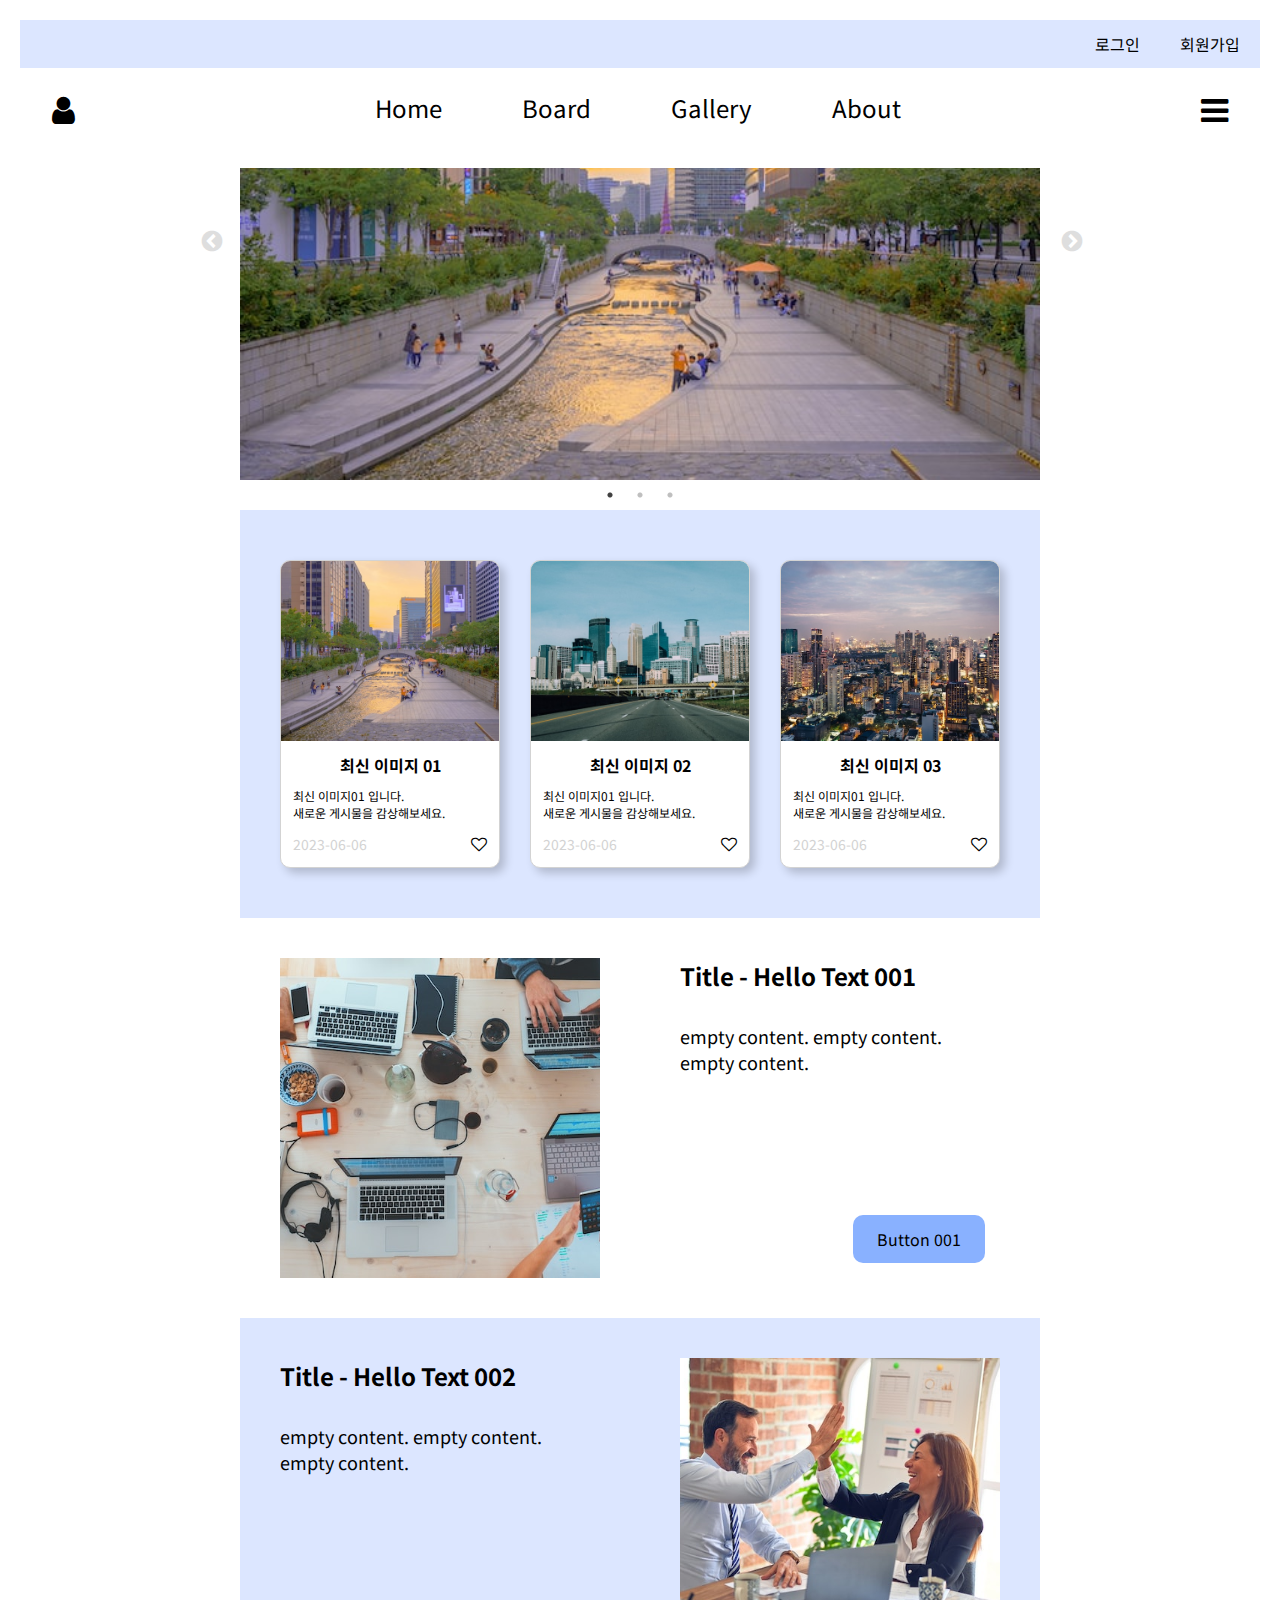
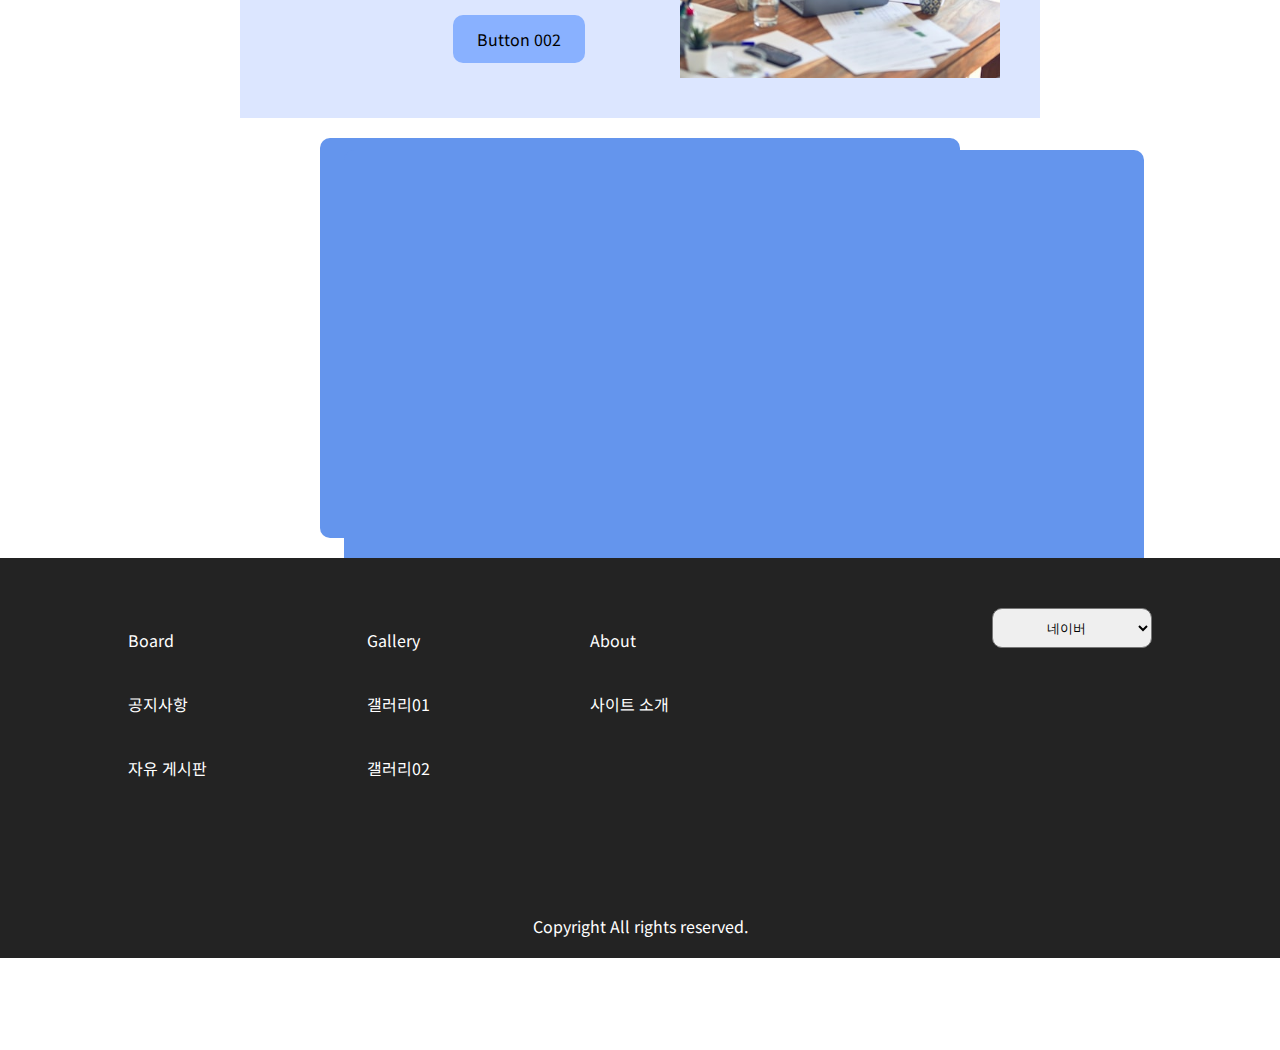
<file: index.html>
<!DOCTYPE html>
<html lang="en">
<head>
    <meta charset="UTF-8">
    <meta http-equiv="X-UA-Compatible" content="IE=edge">
    <meta name="viewport" content="width=device-width, initial-scale=1.0">
    <title>main</title>
    <!-- 폰트어썸 -->
    <link rel="stylesheet" href="https://cdnjs.cloudflare.com/ajax/libs/font-awesome/4.7.0/css/font-awesome.min.css" integrity="sha512-SfTiTlX6kk+qitfevl/7LibUOeJWlt9rbyDn92a1DqWOw9vWG2MFoays0sgObmWazO5BQPiFucnnEAjpAB+/Sw==" crossorigin="anonymous" referrerpolicy="no-referrer" />

    <!-- slick 이미지 슬라이드 -->
    <link rel="stylesheet" type="text/css" href="css/slick.css"/>
    <link rel="stylesheet" type="text/css" href="css/slick-theme.css"/>
    
    <link rel="stylesheet" href="css/reset.css">
    <link rel="stylesheet" href="css/style.css">

</head>
<body>
    <!-- 사이드바-->
    <div class="side-bar">
        <div class="btn-box">
            <a href="#"id="btn-close"><i class="fa fa-times"></i></a>
        </div>

    </div>
    <!-- header -->
    <header>
        <div class="util">
            <ul>
                <li><a href="/login">로그인</a></li>
                <li><a href="/signup">회원가입</a></li>
            </ul>
        </div>
        <div class="main-menu">
            <!-- 유저 아이콘 -->
            <div class="icon-box">
                <a href="#"><i class="fa fa-user"></i></a>
            </div>

            <nav>
                <!-- gnb : global navgation bar -->
                <ul id="gnb">
                    <li><a href="/home">Home</a></li>
                    <li><a href="/board">Board</a></li>
                    <li><a href="/gallery">Gallery</a></li>
                    <li><a href="/about">About</a></li>
                </ul>
            </nav>

            <!-- 메뉴 아이콘 -->
            <div class="icon-box">
                <a href="#" id="btn-menu"><i class="fa fa-bars"></i></a>
            </div>

        </div>
    </header>

    <!-- section1 -->
    <section id="main" class="container">
        <div class="slide">
            <div class="item"><img src="img/s01.jpg" alt="1"></div>
            <div class="item"><img src="img/s02.jpg" alt="2"></div>
            <div class="item"><img src="img/s03.jpg" alt="3"></div>
        </div>
    </section>
    
    <!-- section2 -->
    <section id="recent" class="container">
        <div class="card-list">
            <!-- 카드 -->
            <div class="card">
                <div class="img-box">
                    <a href="#">
                        <img src="img/s01.jpg" alt="1">
                    </a>
                </div>
                <div class="content-box">
                    <h3 class="title">최신 이미지 01</h3>
                    <p class="info">
                        최신 이미지01 입니다. <br>
                        새로운 게시물을 감상해보세요.
                    </p>
                    <div class="etc-box">
                        <div class="item">
                            <span class="date">2023-06-06</span>
                        </div>
                        <div class="item">
                            <a href="#"><i class="fa fa-heart-o"></i></a>
                        </div>
                    </div>
                </div>
            </div>
            <!-- 카드 -->
            <div class="card">
                <div class="img-box">
                    <a href="#">
                        <img src="img/s02.jpg" alt="1">
                    </a>
                </div>
                <div class="content-box">
                    <h3 class="title">최신 이미지 02</h3>
                    <p class="info">
                        최신 이미지01 입니다. <br>
                        새로운 게시물을 감상해보세요.
                    </p>
                    <div class="etc-box">
                        <div class="item">
                            <span class="date">2023-06-06</span>
                        </div>
                        <div class="item">
                            <a href="#"><i class="fa fa-heart-o"></i></a>
                        </div>
                    </div>
                </div>
            </div>
            <!-- 카드 -->
            <div class="card">
                <div class="img-box">
                    <a href="#">
                        <img src="img/s03.jpg" alt="1">
                    </a>
                </div>
                <div class="content-box">
                    <h3 class="title">최신 이미지 03</h3>
                    <p class="info">
                        최신 이미지01 입니다. <br>
                        새로운 게시물을 감상해보세요.
                    </p>
                    <div class="etc-box">
                        <div class="item">
                            <span class="date">2023-06-06</span>
                        </div>
                        <div class="item">
                            <a href="#"><i class="fa fa-heart-o"></i></a>
                        </div>
                    </div>
                </div>
            </div>
        </div>
    </section>
    
    <!-- section3 -->
    <section id="info1" class="container info">
        <div class="img-box">
            <a href="#">
                <img src="img/s04.jpg" alt="">
            </a>
        </div>
        <div class="content-box">
            <div class="inner">
                <h3 class="info-title">Title - Hello Text 001</h3>
                <p class="info-content">
                    empty content. empty content. <br>
                    empty content.
                </p>
                <div class="btn-box">
                    <a href="#" id="btn" class="btn">Button 001</a>
                </div>
            </div>
        </div>
    </section>


    <!-- section4 -->
    <section id="info2" class="container info">
        <div class="img-box">
            <a href="#">
                <img src="img/s05.jpg" alt="">
            </a>
        </div>
        <div class="content-box">
            <div class="inner">
                <h3 class="info-title">Title - Hello Text 002</h3>
                <p class="info-content">
                    empty content. empty content. <br>
                    empty content.
                </p>
                <div class="btn-box">
                    <a href="#" id="btn2" class="btn">Button 002</a>
                </div>
            </div>
        </div>
    </section>

    <!-- section5 -->
    <section id="map" class="container">
          <!-- 지도 영역 -->
    <div id="map" style="width:800px;height:500px; margin: 0 auto;"></div>
    <div id="roadview" style="width:800px;height:400px; margin: 0 auto;"></div>

    <p id="position"></p>

    <!-- 카카오맵 API -->
    <script type="text/javascript" src="//dapi.kakao.com/v2/maps/sdk.js?appkey=4556eb4dcb8771cbd42f978e5273aadd"></script>

    <script>

        let lat = 37.51827474229924     // 위도
        let lon = 126.9064266450123    // 경도

        // let lat = 37.5207569     // 위도
        // let lon = 126.9003409    // 경도

        var container = document.getElementById('map'); //지도를 담을 영역의 DOM 레퍼런스
        var options = { //지도를 생성할 때 필요한 기본 옵션
            center: new kakao.maps.LatLng(lat, lon), //지도의 중심좌표.
            level: 3 //지도의 레벨(확대, 축소 정도)
        };

        // 지도를 생성한다
        var map = new kakao.maps.Map(container, options); 

        // 지도 타입 변경 컨트롤을 생성한다
        var mapTypeControl = new kakao.maps.MapTypeControl();

        // 지도 상단 우측에 타입 변경 컨트롤을 추가한다
        map.addControl(mapTypeControl, kakao.maps.ControlPosition.TOPRIGHT)

        // 지도에 확대/축소 컨트롤을 생성한다
        var zoomControl = new kakao.maps.ZoomControl();

        // 지도의 우측에 확대/축소 컨트롤을 추가한다
        map.addControl(zoomControl, kakao.maps.ControlPosition.RIGHT)

        // 지도에 마커를 생성하고 표시한다
		var marker = new kakao.maps.Marker({
		    position: new kakao.maps.LatLng(lat, lon), // 마커의 좌표
		    map: map                                    // 마커를 표시할 지도 객체
		});

        // 지도 클릭 이벤트를 등록한다 (좌클릭 : click, 우클릭 : rightclick, 더블클릭 : dblclick)
		kakao.maps.event.addListener(map, 'click', function (mouseEvent) {
			console.log('지도에서 클릭한 위치의 좌표는 ' + mouseEvent.latLng.toString() + ' 입니다.');

            let position = document.getElementById('position')            
            // 위도,경도 정보
            let latlng = mouseEvent.latLng
            let lat = latlng.getLat()       // 위도
            let lng = latlng.getLng()       // 경도
            let msg = `위도 : ${lat}, 경도 : ${lng}`

            position.innerHTML = msg
		});	

        // 커스텀 오버레이를 생성하고 지도에 표시한다
		var customOverlay = new kakao.maps.CustomOverlay({
			map: map,
			content: '<div class="my-place">휴먼교육센터</div>', 
			position: new kakao.maps.LatLng(lat, lon), // 커스텀 오버레이를 표시할 좌표
			xAnchor: 0.5, // 컨텐츠의 x 위치
			yAnchor: 0 // 컨텐츠의 y 위치
		});
        </script>
    </section>


    <!-- footer -->
    <footer>
        <div class="inner">
            <div class="site-map">
                <ul>
                    <li><a href="#">Board</a></li>
                    <li><a href="#">공지사항</a></li>
                    <li><a href="#">자유 게시판</a></li>
                </ul>
                <ul>
                    <li><a href="#">Gallery</a></li>
                    <li><a href="#">갤러리01</a></li>
                    <li><a href="#">갤러리02</a></li>
                </ul>
                <ul>
                    <li><a href="#">About</a></li>
                    <li><a href="#">사이트 소개</a></li>
                </ul>
            </div>
            <div class="family">
                <select name="family" id="family">
                    <option value="1">네이버</option>
                    <option value="2">카카오</option>
                    <option value="3">유튜브</option>
                </select>
            </div>
        </div>
        <p class="copy">
            Copyright All rights reserved.
        </p>
    </footer>


    <!-- jQuery -->
    <script src="https://code.jquery.com/jquery-3.7.0.min.js"></script>
    <!-- slick -->
    <script type="text/javascript" src="js/slick.min.js"></script>
    <!-- kakao -->
    <script src="//dapi.kakao.com/v2/maps/sdk.js?appkey=4d9c4ccd55af22e749af292453ba1fa9"></script>
    <!-- script -->
    <script type="text/javascript" src="js/script.js"></script>
</body>
</html>
</file>
<file: css/style.css>
header {}
header .util {
    width: 100%;
    height: 48px;
    background-color: var(--main);
}
header .util ul {
    height: 100%;
    display: flex;
    justify-content: flex-end;
    align-items: center;
}
header .util ul li {}
header .util ul li a {
    display: inline-block;
    padding: 0 20px;
}

header .main-menu {
    display: flex;
    justify-content: space-between;
    align-items: center;
    height: 80px;
}
header .main-menu .icon-box {
    padding: 32px;
}
header .main-menu .icon-box a {
    font-size: 32px;
}
header .main-menu nav {}
header .main-menu #gnb {
    display: flex;
    align-items: center;
}
header .main-menu #gnb li {}
header .main-menu #gnb li a {
    display: inline-block;
    padding: 0 40px;
    height: 80px;
    line-height: 80px;
    font-size: 24px;
}

header {
    position: fixed;
    top: 0;
    left: 0;
    width: 100%;
    background-color: #fff; /* 헤더 배경색 설정 */
    padding: 20px; /* 필요에 따라 패딩 값 조정 */
    z-index: 100; /* 필요에 따라 z-index 값 조정 */
  }

/* container */
.container {
    width: 800px;
    min-height: 400px;
    margin: 0 auto;
}

/* section - main */
#main {}
#main .slide { }
#main .slide .item {
    display: flex;
    align-items: center;
}
#main .slide .item img { 
    width: 100%; 
    height: 480px;
    object-fit: cover;
}
/* 슬라이드 - 화살표 */
.slick-prev:before, .slick-next:before {
    color: lightgray;
    font-size: 24px;
}
/* 왼쪽 화살표 */
.slick-prev {
    position: absolute;
    left: -5%;
    /* z-index: 10; */
}
/* 오른쪽 화살표 */
.slick-next {
    position: absolute;
    right: -5%;
    /* z-index: 10; */
}

/* section - recent */
#recent { background-color: var(--main); }
#recent .card-list {
    display: flex;
    justify-content: space-between;
    align-items: center;
    padding: 50px 40px;
}
#recent .card-list .card {
    width: 220px;
    border: 1px solid lightgray;
    border-radius: 10px;
    overflow: hidden;
    background-color: white;
    box-shadow: 5px 5px 10px rgba(0,0,0,0.2);
}
#recent .card-list .card .img-box {
    height: 180px;
}
#recent .card-list .card .img-box a {}
#recent .card-list .card .img-box a img { 
    width: 100%; 
    height: 100%;
    object-fit: cover;
}

#recent .card-list .card .content-box {
    padding: 12px;
}
#recent .card-list .card .content-box .title { 
    text-align: center;
    margin-bottom: 10px;
}
#recent .card-list .card .content-box .info { 
    font-size: 12px; 
    margin-bottom: 10px;
}
#recent .card-list .card .content-box .etc-box {
    display: flex;
    justify-content: space-between;
    align-items: center;
}
#recent .card-list .card .content-box .etc-box .item {}
#recent .card-list .card .content-box .etc-box .item .date { 
    font-size: 14px;
    color: lightgray;
}
#recent .card-list .card .content-box .etc-box .item a {}

/* section - info1 */
section.info {
     display: flex;
     align-items: center; 
     
    }
section.info .img-box{
     width: 50%; 
     height: 400px;
     padding: 40px;
    }
section.info .img-box a{}
section.info .img-box a img{ 
    width: 320px;
    height: 320px;
    object-fit: cover;
}

section.info .content-box {
    width: 50%;
    height: 400px;
    padding: 40px;
    }
section.info .content-box .inner{
    position: relative;
    height: 100%;
}
section.info .content-box .inner .info-title {
    font-size: 24px;
    margin-bottom: 30px;
}
section.info .content-box .inner .info-content {
    font-size: 18px;
    margin-bottom: 20px;
}
section.info .content-box .inner .btn-box {
    position: absolute;
    right: 15px;
    bottom: 15px;
}

.btn {
    display: inline-block;
    padding: 12px 24px;
    background-color: var(--sub);
    border-radius: 10px; 
}

#info2 {
    flex-direction: row-reverse;
    background-color: var(--main);
}

/* section - map */
#map {
    margin: 20px auto;
 
    width: 50%;
    height: 400px;
    padding: 12px 24px;
    background-color: cornflowerblue;
    border-radius: 10px;
    color: white;
    font-size: 20px;
    }


.my-place{
    border: 1px solid gray;
    background-color: white;
    padding: 6px 24px;
}

/* footer */
footer {
    display: flex;
    flex-direction: column;
    justify-content: space-between;
    min-height: 400px;
    background-color: #232323;
    padding: 50px 0px 20px;
    color: white;
}
footer .inner {
    width: 1024px;
    margin: 0 auto;
    display: flex;
    justify-content: space-between;
}

footer .inner .site-map {
    display: flex;
    justify-content: space-between;
    column-gap: 160px;
}
footer .inner .site-map ul {}
footer .inner .site-map ul li{
    padding: 20px 0;
}
footer .inner .site-map ul li a{}

footer .inner .family {}
footer .inner .family select{
    min-width: 160px;
    height: 40px;
    text-align: center;
    border-radius: 10px;
}
footer .copy { text-align: center;}

/* 사이드바 */
.side-bar {
    position: fixed;
    top: 0;
    right: -300px;
    bottom: 0;
    height: 100%;
    width: 300px;
    background-color: var(--sub);
    z-index: 10;
    transition: all 1s;
    padding: 20px;
}
/* 사이드바 오픈 */
.side-bar.active {
    right: 0;
}
.side-bar .btn-box {
    display: flex;
    justify-content: flex-end;
}
.side-bar .btn-box a {
    font-size: 32px;
    color: white;
}
</file>
